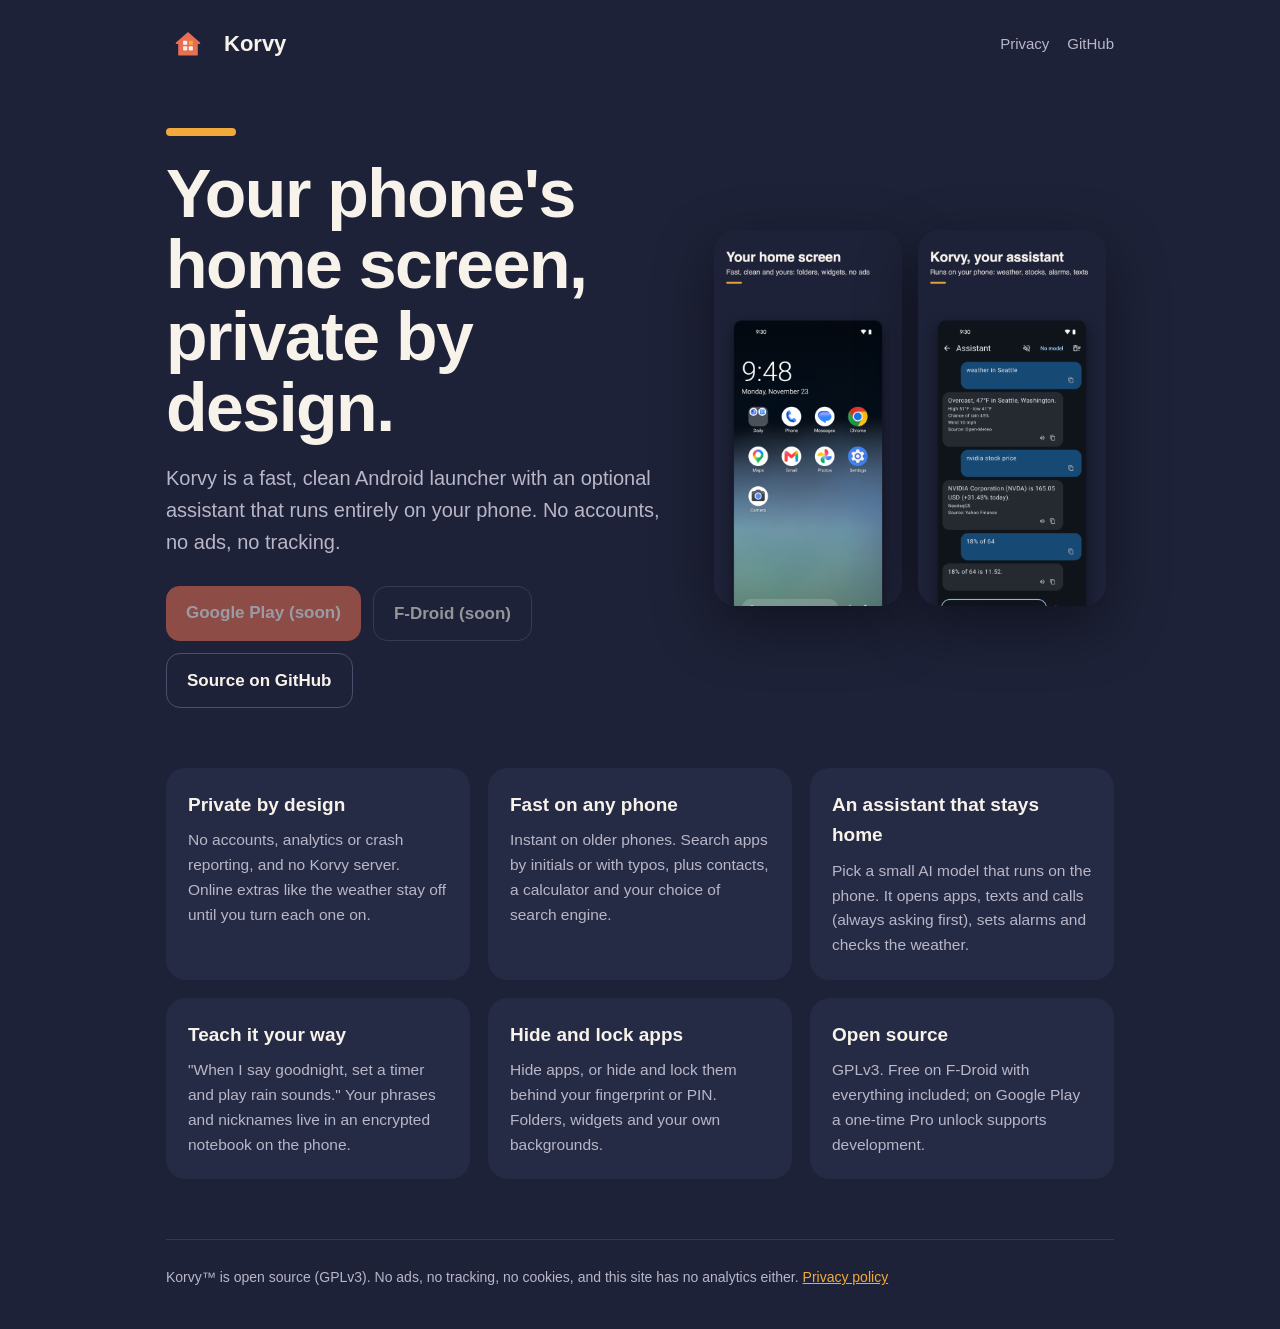
<file: index.html>
<!doctype html>
<html lang="en"><head><meta charset="utf-8"><meta name="viewport" content="width=device-width, initial-scale=1">
<title>Korvy: private Android launcher</title><meta name="description" content="A fast, private Android home screen with an optional assistant that runs on your phone. Open source, no tracking.">
<link rel="icon" href="/icon.svg" type="image/svg+xml"><link rel="stylesheet" href="/style.css">
</head><body><div class="wrap">
<header><img src="/icon.svg" alt=""><a class="brand" href="/">Korvy</a>
<nav><a href="/privacy">Privacy</a><a href="https://github.com/korvy-app">GitHub</a></nav></header>
<section class="hero"><div>
<div class="bar"></div>
<h1>Your phone's home screen, private by design.</h1>
<p class="lead">Korvy is a fast, clean Android launcher with an optional assistant that runs entirely on your phone. No accounts, no ads, no tracking.</p>
<div class="buttons">
<a class="btn soon" href="#">Google Play (soon)</a>
<a class="btn alt soon" href="#">F-Droid (soon)</a>
<a class="btn alt" href="https://github.com/korvy-app">Source on GitHub</a>
</div></div>
<div class="shots"><img src="/shot-home.png" alt="Korvy home screen with folders"><img src="/shot-assistant.png" alt="Korvy assistant answering weather, stock and maths questions"></div>
</section>
<section class="grid">
<div class="card"><h3>Private by design</h3><p>No accounts, analytics or crash reporting, and no Korvy server. Online extras like the weather stay off until you turn each one on.</p></div>
<div class="card"><h3>Fast on any phone</h3><p>Instant on older phones. Search apps by initials or with typos, plus contacts, a calculator and your choice of search engine.</p></div>
<div class="card"><h3>An assistant that stays home</h3><p>Pick a small AI model that runs on the phone. It opens apps, texts and calls (always asking first), sets alarms and checks the weather.</p></div>
<div class="card"><h3>Teach it your way</h3><p>"When I say goodnight, set a timer and play rain sounds." Your phrases and nicknames live in an encrypted notebook on the phone.</p></div>
<div class="card"><h3>Hide and lock apps</h3><p>Hide apps, or hide and lock them behind your fingerprint or PIN. Folders, widgets and your own backgrounds.</p></div>
<div class="card"><h3>Open source</h3><p>GPLv3. Free on F-Droid with everything included; on Google Play a one-time Pro unlock supports development.</p></div>
</section>
<footer>Korvy™ is open source (GPLv3). No ads, no tracking, no cookies, and this site has no analytics either. <a href="/privacy">Privacy policy</a></footer></div></body></html>
</file>
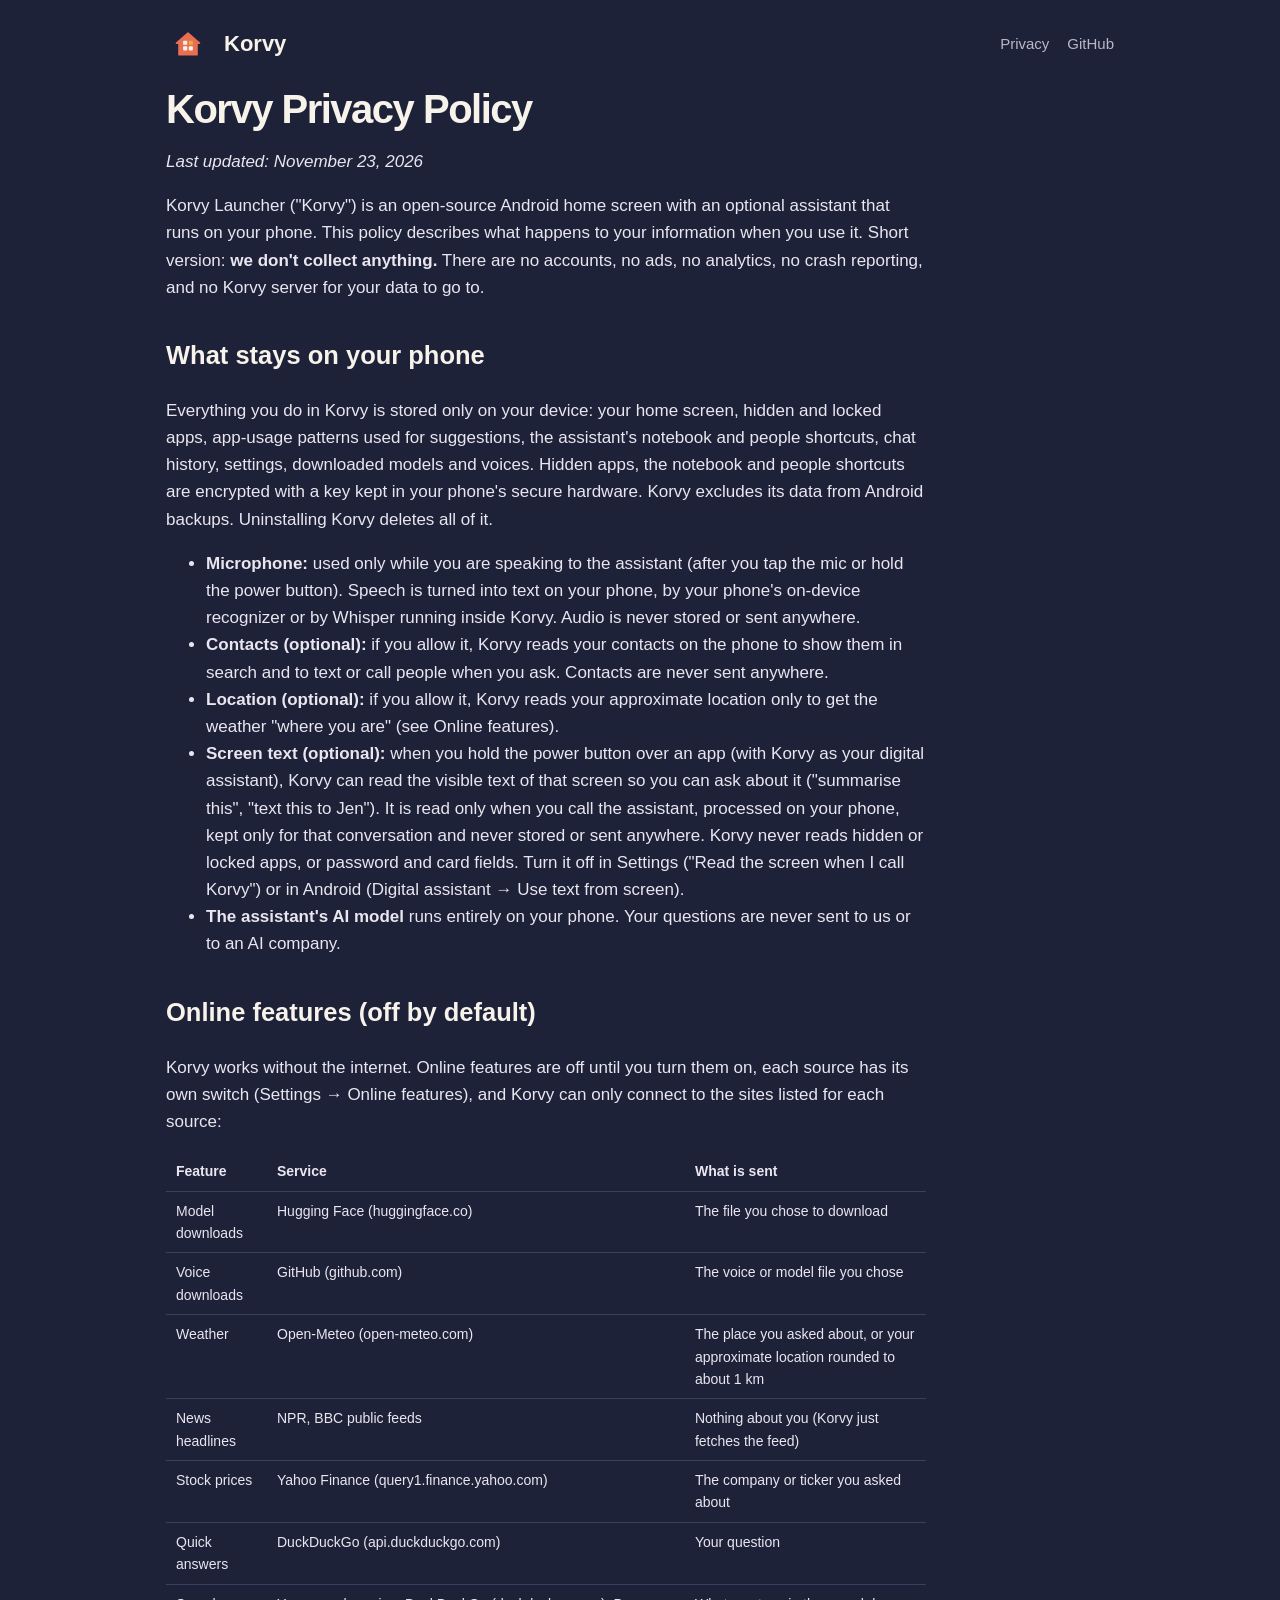
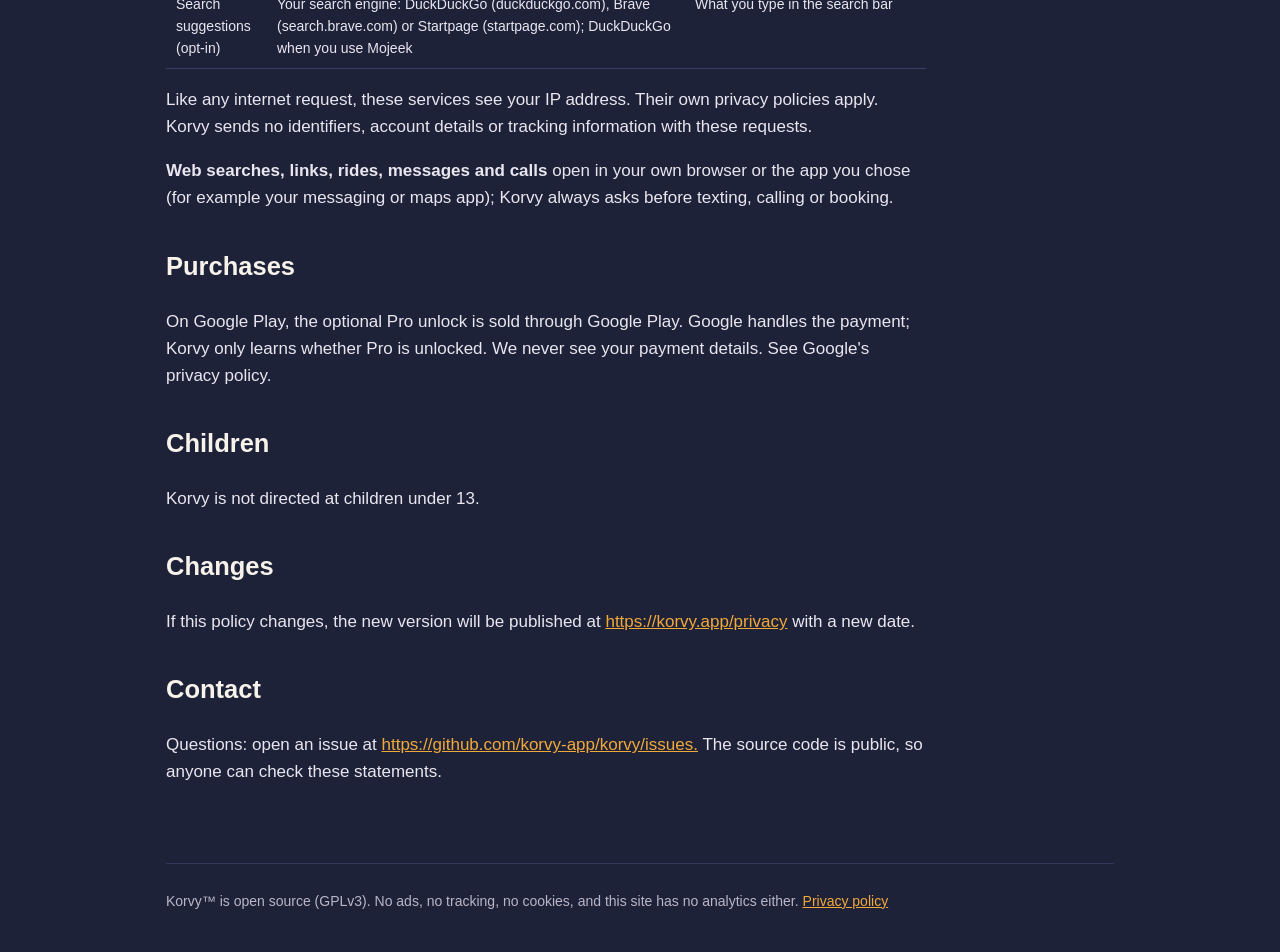
<file: privacy/index.html>
<!doctype html>
<html lang="en"><head><meta charset="utf-8"><meta name="viewport" content="width=device-width, initial-scale=1">
<title>Korvy privacy policy</title><meta name="description" content="What Korvy does with your information: nothing leaves your phone unless you turn on an online feature.">
<link rel="icon" href="/icon.svg" type="image/svg+xml"><link rel="stylesheet" href="/style.css">
</head><body><div class="wrap">
<header><img src="/icon.svg" alt=""><a class="brand" href="/">Korvy</a>
<nav><a href="/privacy">Privacy</a><a href="https://github.com/korvy-app">GitHub</a></nav></header>
<main class="doc">
<h1>Korvy Privacy Policy</h1>
<p><em>Last updated: November 23, 2026</em></p>
<p>Korvy Launcher ("Korvy") is an open-source Android home screen with an optional assistant that runs on your phone. This policy describes what happens to your information when you use it. Short version: <strong>we don't collect anything.</strong> There are no accounts, no ads, no analytics, no crash reporting, and no Korvy server for your data to go to.</p>
<h2>What stays on your phone</h2>
<p>Everything you do in Korvy is stored only on your device: your home screen, hidden and locked apps, app-usage patterns used for suggestions, the assistant's notebook and people shortcuts, chat history, settings, downloaded models and voices. Hidden apps, the notebook and people shortcuts are encrypted with a key kept in your phone's secure hardware. Korvy excludes its data from Android backups. Uninstalling Korvy deletes all of it.</p>
<ul>
<li><strong>Microphone:</strong> used only while you are speaking to the assistant (after you tap the mic or hold the power button). Speech is turned into text on your phone, by your phone's on-device recognizer or by Whisper running inside Korvy. Audio is never stored or sent anywhere.</li>
<li><strong>Contacts (optional):</strong> if you allow it, Korvy reads your contacts on the phone to show them in search and to text or call people when you ask. Contacts are never sent anywhere.</li>
<li><strong>Location (optional):</strong> if you allow it, Korvy reads your approximate location only to get the weather "where you are" (see Online features).</li>
<li><strong>Screen text (optional):</strong> when you hold the power button over an app (with Korvy as your digital assistant), Korvy can read the visible text of that screen so you can ask about it ("summarise this", "text this to Jen"). It is read only when you call the assistant, processed on your phone, kept only for that conversation and never stored or sent anywhere. Korvy never reads hidden or locked apps, or password and card fields. Turn it off in Settings ("Read the screen when I call Korvy") or in Android (Digital assistant → Use text from screen).</li>
<li><strong>The assistant's AI model</strong> runs entirely on your phone. Your questions are never sent to us or to an AI company.</li>
</ul>
<h2>Online features (off by default)</h2>
<p>Korvy works without the internet. Online features are off until you turn them on, each source has its own switch (Settings → Online features), and Korvy can only connect to the sites listed for each source:</p>
<table>
<tr><th>Feature</th><th>Service</th><th>What is sent</th></tr>
<tr><td>Model downloads</td><td>Hugging Face (huggingface.co)</td><td>The file you chose to download</td></tr>
<tr><td>Voice downloads</td><td>GitHub (github.com)</td><td>The voice or model file you chose</td></tr>
<tr><td>Weather</td><td>Open-Meteo (open-meteo.com)</td><td>The place you asked about, or your approximate location rounded to about 1 km</td></tr>
<tr><td>News headlines</td><td>NPR, BBC public feeds</td><td>Nothing about you (Korvy just fetches the feed)</td></tr>
<tr><td>Stock prices</td><td>Yahoo Finance (query1.finance.yahoo.com)</td><td>The company or ticker you asked about</td></tr>
<tr><td>Quick answers</td><td>DuckDuckGo (api.duckduckgo.com)</td><td>Your question</td></tr>
<tr><td>Search suggestions (opt-in)</td><td>Your search engine: DuckDuckGo (duckduckgo.com), Brave (search.brave.com) or Startpage (startpage.com); DuckDuckGo when you use Mojeek</td><td>What you type in the search bar</td></tr>
</table>
<p>Like any internet request, these services see your IP address. Their own privacy policies apply. Korvy sends no identifiers, account details or tracking information with these requests.</p>
<p><strong>Web searches, links, rides, messages and calls</strong> open in your own browser or the app you chose (for example your messaging or maps app); Korvy always asks before texting, calling or booking.</p>
<h2>Purchases</h2>
<p>On Google Play, the optional Pro unlock is sold through Google Play. Google handles the payment; Korvy only learns whether Pro is unlocked. We never see your payment details. See Google's privacy policy.</p>
<h2>Children</h2>
<p>Korvy is not directed at children under 13.</p>
<h2>Changes</h2>
<p>If this policy changes, the new version will be published at <a href="https://korvy.app/privacy">https://korvy.app/privacy</a> with a new date.</p>
<h2>Contact</h2>
<p>Questions: open an issue at <a href="https://github.com/korvy-app/korvy/issues.">https://github.com/korvy-app/korvy/issues.</a> The source code is public, so anyone can check these statements.</p></main>
<footer>Korvy™ is open source (GPLv3). No ads, no tracking, no cookies, and this site has no analytics either. <a href="/privacy">Privacy policy</a></footer></div></body></html>
</file>
<file: style.css>
:root { --navy:#1E2238; --coral:#E86F52; --cream:#F7F2EA; --amber:#F2A93B; --ink:#e9e6f0; --muted:#b9b6c8; }
* { box-sizing: border-box; }
html { color-scheme: dark; }
body { margin:0; overflow-wrap:anywhere; background:var(--navy); color:var(--ink); font: 17px/1.6 -apple-system, BlinkMacSystemFont, "Segoe UI", Roboto, Helvetica, Arial, sans-serif; }
a { color: var(--amber); }
.wrap { max-width: 980px; margin: 0 auto; padding: 0 16px; }
header { display:flex; align-items:center; gap:14px; padding:22px 0; }
header img { width:44px; height:44px; border-radius:11px; }
header a.brand { color:var(--cream); text-decoration:none; font-weight:700; font-size:22px; }
header nav { margin-left:auto; display:flex; gap:18px; font-size:15px; }
header nav a { color:var(--muted); text-decoration:none; }
.hero { display:grid; grid-template-columns: 1.1fr .9fr; gap:40px; align-items:center; padding:40px 0 60px; }
h1 { font-size: clamp(40px, 7vw, 68px); line-height:1.05; margin:0 0 18px; color:var(--cream); letter-spacing:-1.5px; }
.lead { font-size: 20px; color: var(--muted); margin: 0 0 28px; }
.bar { width:70px; height:8px; border-radius:4px; background:var(--amber); margin-bottom:22px; }
.buttons { display:flex; flex-wrap:wrap; gap:12px; }
.btn { display:inline-block; padding:13px 20px; border-radius:14px; text-decoration:none; font-weight:600; background:var(--coral); color:#fff; }
.btn.alt { background:transparent; border:1.5px solid #4a4f6e; color:var(--cream); }
.btn.soon { opacity:.55; pointer-events:none; }
.shots { display:flex; gap:16px; justify-content:center; }
.shots img { width:46%; max-width:230px; border-radius:22px; box-shadow:0 20px 60px rgba(0,0,0,.45); }
.grid { display:grid; grid-template-columns: repeat(3, 1fr); gap:18px; padding-bottom:60px; }
.card { background:#262b45; border-radius:20px; padding:22px; }
.card h3 { margin:0 0 8px; color:var(--cream); font-size:19px; }
.card p { margin:0; color:var(--muted); font-size:15.5px; }
footer { border-top:1px solid #33385a; padding:26px 0 40px; color:var(--muted); font-size:14px; }
.doc { max-width: 760px; padding-bottom: 60px; }
.doc h1 { font-size: 40px; }
.doc h2 { color: var(--cream); margin-top: 34px; }
table { border-collapse: collapse; width: 100%; font-size: 14px; }
th, td { overflow-wrap:anywhere; }
.doc, main { min-width:0; }
th, td { text-align:left; padding:8px 10px; border-bottom:1px solid #3a3f61; vertical-align: top; }
@media (max-width: 760px) { .hero { grid-template-columns: 1fr; } .grid { grid-template-columns: 1fr; } header nav { gap:12px; } }
</file>
